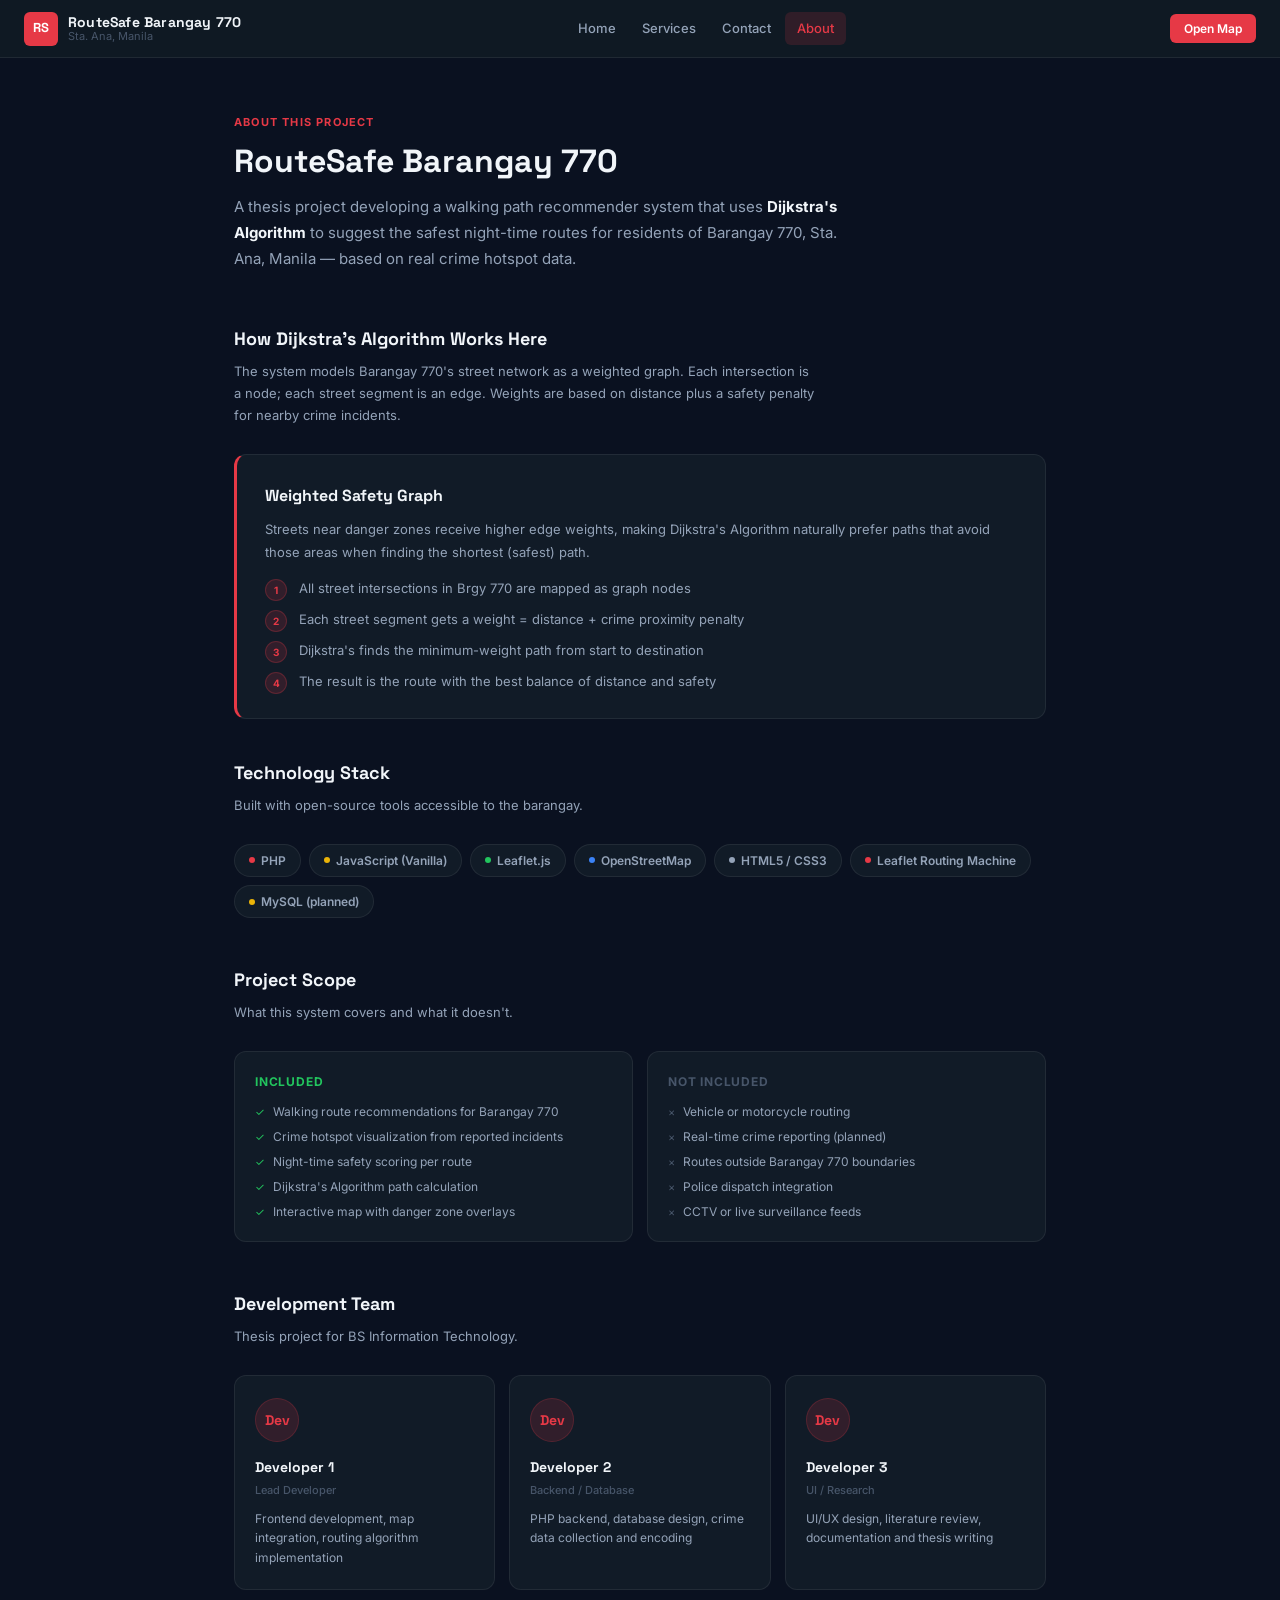
<file: about.html>
<!DOCTYPE html>
<html lang="en">
<head>
  <meta charset="UTF-8" />
  <meta name="viewport" content="width=device-width, initial-scale=1.0" />
  <title>About — RouteSafe Barangay 770</title>
  <link rel="stylesheet" href="navbar.css" />
  <style>
    .page-wrapper {
      max-width: 860px;
      margin: 0 auto;
      padding: 56px 24px 80px;
    }

    .page-eyebrow {
      font-size: 11px; font-weight: 700;
      letter-spacing: 1.2px; text-transform: uppercase;
      color: var(--rs-accent); margin-bottom: 10px;
    }

    .page-title {
      font-family: var(--rs-font-display);
      font-size: 32px; font-weight: 700;
      color: var(--rs-text-primary);
      line-height: 1.2; margin-bottom: 14px;
    }

    .page-lead {
      color: var(--rs-text-secondary);
      font-size: 15px; line-height: 1.75;
      max-width: 620px; margin-bottom: 52px;
    }

    /* ── Section titles ── */
    .section-heading {
      font-family: var(--rs-font-display);
      font-size: 18px; font-weight: 700;
      color: var(--rs-text-primary);
      margin-bottom: 6px;
    }
    .section-sub {
      color: var(--rs-text-secondary);
      font-size: 13px; line-height: 1.7;
      margin-bottom: 28px; max-width: 580px;
    }

    /* ── Algorithm card ── */
    .algo-card {
      background: var(--rs-bg-surface);
      border: 1px solid var(--rs-border);
      border-left: 3px solid var(--rs-accent);
      border-radius: var(--rs-radius-lg);
      padding: 28px 28px 24px;
      margin-bottom: 40px;
    }
    .algo-card h3 {
      font-family: var(--rs-font-display);
      font-size: 16px; font-weight: 700;
      color: var(--rs-text-primary); margin-bottom: 10px;
    }
    .algo-card p {
      color: var(--rs-text-secondary);
      font-size: 13px; line-height: 1.75; margin-bottom: 14px;
    }
    .algo-steps {
      display: flex; flex-direction: column; gap: 8px; margin-top: 4px;
    }
    .algo-step {
      display: flex; align-items: flex-start; gap: 12px;
      font-size: 13px; color: var(--rs-text-secondary);
    }
    .algo-step-num {
      width: 22px; height: 22px; border-radius: 50%;
      background: var(--rs-accent-glow);
      border: 1px solid rgba(230,57,70,0.25);
      color: var(--rs-accent);
      font-size: 10px; font-weight: 700;
      display: flex; align-items: center; justify-content: center;
      flex-shrink: 0; margin-top: 1px;
    }

    /* ── Team grid ── */
    .team-grid {
      display: grid;
      grid-template-columns: repeat(auto-fill, minmax(220px, 1fr));
      gap: 14px;
      margin-bottom: 48px;
    }
    .team-card {
      background: var(--rs-bg-surface);
      border: 1px solid var(--rs-border);
      border-radius: var(--rs-radius-lg);
      padding: 22px 20px;
      transition: border-color 0.15s;
    }
    .team-card:hover { border-color: var(--rs-border-hover); }
    .team-avatar {
      width: 44px; height: 44px;
      border-radius: 50%;
      background: var(--rs-accent-glow);
      border: 1px solid rgba(230,57,70,0.2);
      color: var(--rs-accent);
      font-family: var(--rs-font-display);
      font-size: 14px; font-weight: 700;
      display: flex; align-items: center; justify-content: center;
      margin-bottom: 14px;
    }
    .team-name {
      font-family: var(--rs-font-display);
      font-size: 14px; font-weight: 700;
      color: var(--rs-text-primary); margin-bottom: 3px;
    }
    .team-role {
      font-size: 11px; color: var(--rs-text-muted);
      font-weight: 500; margin-bottom: 10px;
    }
    .team-contrib {
      font-size: 12px; color: var(--rs-text-secondary);
      line-height: 1.6;
    }

    /* ── Tech stack ── */
    .tech-row {
      display: flex; flex-wrap: wrap; gap: 8px; margin-bottom: 48px;
    }
    .tech-pill {
      padding: 6px 14px;
      background: var(--rs-bg-surface);
      border: 1px solid var(--rs-border);
      border-radius: 20px;
      font-size: 12px; font-weight: 600;
      color: var(--rs-text-secondary);
      display: flex; align-items: center; gap: 6px;
    }
    .tech-dot {
      width: 6px; height: 6px; border-radius: 50%;
    }

    /* ── Scope table ── */
    .scope-grid {
      display: grid;
      grid-template-columns: 1fr 1fr;
      gap: 14px;
      margin-bottom: 48px;
    }
    @media (max-width: 560px) { .scope-grid { grid-template-columns: 1fr; } }

    .scope-box {
      background: var(--rs-bg-surface);
      border: 1px solid var(--rs-border);
      border-radius: var(--rs-radius-lg);
      padding: 20px;
    }
    .scope-box h4 {
      font-size: 12px; font-weight: 700;
      letter-spacing: 0.8px; text-transform: uppercase;
      margin-bottom: 12px;
    }
    .scope-box.incl h4 { color: var(--rs-accent-green); }
    .scope-box.excl h4 { color: var(--rs-text-muted); }
    .scope-list { list-style: none; display: flex; flex-direction: column; gap: 7px; }
    .scope-list li {
      font-size: 12px; color: var(--rs-text-secondary);
      display: flex; align-items: flex-start; gap: 8px; line-height: 1.5;
    }
    .scope-list li::before { flex-shrink: 0; margin-top: 1px; font-size: 11px; }
    .scope-box.incl .scope-list li::before { content: '✓'; color: var(--rs-accent-green); }
    .scope-box.excl .scope-list li::before { content: '×'; color: var(--rs-text-muted); }
  </style>
</head>
<body>

  <nav class="navbar">
    <div class="navbar-brand">
      <div class="navbar-logo">RS</div>
      <div class="navbar-header">
        <span class="navbar-title">RouteSafe Barangay 770</span>
        <span class="navbar-sub">Sta. Ana, Manila</span>
      </div>
    </div>
    <div class="navbar-links">
      <a href="home.html">Home</a>
      <a href="service.html">Services</a>
      <a href="contact.html">Contact</a>
      <a href="about.html" class="active">About</a>
    </div>
    <div class="navbar-actions">
      <button class="btn-report" onclick="window.location='index.php'">Open Map</button>
    </div>
  </nav>

  <div class="page-wrapper">

    <!-- Header -->
    <div class="page-eyebrow">About This Project</div>
    <h1 class="page-title">RouteSafe Barangay 770</h1>
    <p class="page-lead">
      A thesis project developing a walking path recommender system that uses 
      <strong style="color:var(--rs-text-primary);">Dijkstra's Algorithm</strong> to suggest 
      the safest night-time routes for residents of Barangay 770, Sta. Ana, Manila — 
      based on real crime hotspot data.
    </p>

    <!-- Algorithm -->
    <div class="section-heading">How Dijkstra's Algorithm Works Here</div>
    <p class="section-sub">
      The system models Barangay 770's street network as a weighted graph. 
      Each intersection is a node; each street segment is an edge. 
      Weights are based on distance plus a safety penalty for nearby crime incidents.
    </p>

    <div class="algo-card">
      <h3>Weighted Safety Graph</h3>
      <p>
        Streets near danger zones receive higher edge weights, making Dijkstra's Algorithm 
        naturally prefer paths that avoid those areas when finding the shortest (safest) path.
      </p>
      <div class="algo-steps">
        <div class="algo-step">
          <div class="algo-step-num">1</div>
          <span>All street intersections in Brgy 770 are mapped as graph nodes</span>
        </div>
        <div class="algo-step">
          <div class="algo-step-num">2</div>
          <span>Each street segment gets a weight = distance + crime proximity penalty</span>
        </div>
        <div class="algo-step">
          <div class="algo-step-num">3</div>
          <span>Dijkstra's finds the minimum-weight path from start to destination</span>
        </div>
        <div class="algo-step">
          <div class="algo-step-num">4</div>
          <span>The result is the route with the best balance of distance and safety</span>
        </div>
      </div>
    </div>

    <!-- Tech Stack -->
    <div class="section-heading">Technology Stack</div>
    <p class="section-sub">Built with open-source tools accessible to the barangay.</p>
    <div class="tech-row">
      <div class="tech-pill"><div class="tech-dot" style="background:#e63946;"></div>PHP</div>
      <div class="tech-pill"><div class="tech-dot" style="background:#eab308;"></div>JavaScript (Vanilla)</div>
      <div class="tech-pill"><div class="tech-dot" style="background:#22c55e;"></div>Leaflet.js</div>
      <div class="tech-pill"><div class="tech-dot" style="background:#3b82f6;"></div>OpenStreetMap</div>
      <div class="tech-pill"><div class="tech-dot" style="background:#94a3b8;"></div>HTML5 / CSS3</div>
      <div class="tech-pill"><div class="tech-dot" style="background:#e63946;"></div>Leaflet Routing Machine</div>
      <div class="tech-pill"><div class="tech-dot" style="background:#eab308;"></div>MySQL (planned)</div>
    </div>

    <!-- Scope -->
    <div class="section-heading">Project Scope</div>
    <p class="section-sub">What this system covers and what it doesn't.</p>
    <div class="scope-grid">
      <div class="scope-box incl">
        <h4>Included</h4>
        <ul class="scope-list">
          <li>Walking route recommendations for Barangay 770</li>
          <li>Crime hotspot visualization from reported incidents</li>
          <li>Night-time safety scoring per route</li>
          <li>Dijkstra's Algorithm path calculation</li>
          <li>Interactive map with danger zone overlays</li>
        </ul>
      </div>
      <div class="scope-box excl">
        <h4>Not Included</h4>
        <ul class="scope-list">
          <li>Vehicle or motorcycle routing</li>
          <li>Real-time crime reporting (planned)</li>
          <li>Routes outside Barangay 770 boundaries</li>
          <li>Police dispatch integration</li>
          <li>CCTV or live surveillance feeds</li>
        </ul>
      </div>
    </div>

    <!-- Team -->
    <div class="section-heading">Development Team</div>
    <p class="section-sub">Thesis project for BS Information Technology.</p>
    <div class="team-grid">
      <div class="team-card">
        <div class="team-avatar">Dev</div>
        <div class="team-name">Developer 1</div>
        <div class="team-role">Lead Developer</div>
        <div class="team-contrib">Frontend development, map integration, routing algorithm implementation</div>
      </div>
      <div class="team-card">
        <div class="team-avatar">Dev</div>
        <div class="team-name">Developer 2</div>
        <div class="team-role">Backend / Database</div>
        <div class="team-contrib">PHP backend, database design, crime data collection and encoding</div>
      </div>
      <div class="team-card">
        <div class="team-avatar">Dev</div>
        <div class="team-name">Developer 3</div>
        <div class="team-role">UI / Research</div>
        <div class="team-contrib">UI/UX design, literature review, documentation and thesis writing</div>
      </div>
    </div>

  </div>

</body>
</html>
</file>
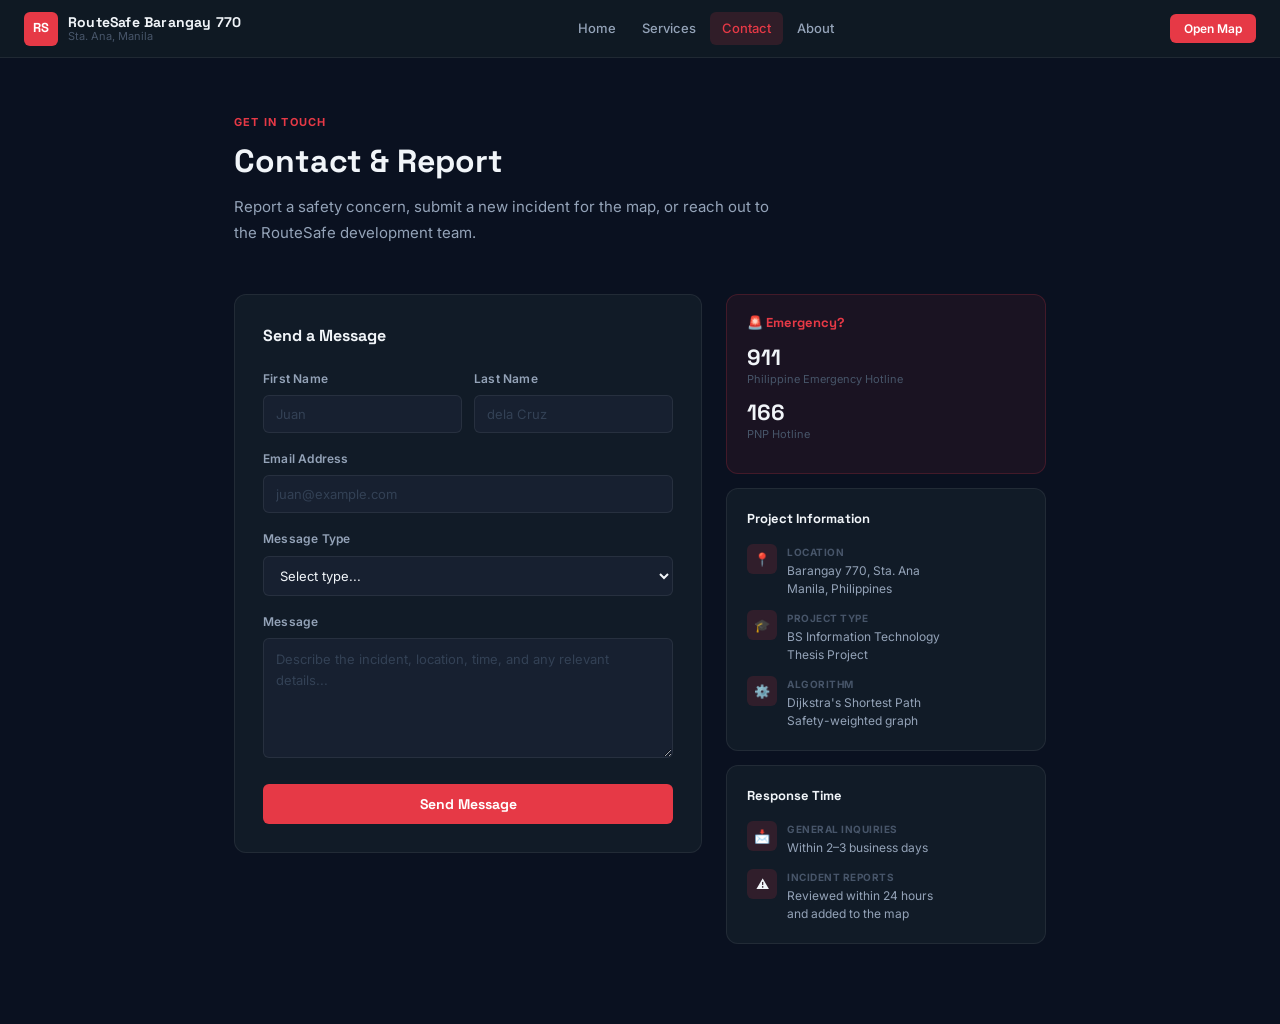
<file: contact.html>
<!DOCTYPE html>
<html lang="en">
<head>
  <meta charset="UTF-8" />
  <meta name="viewport" content="width=device-width, initial-scale=1.0" />
  <title>Contact — RouteSafe Barangay 770</title>
  <link rel="stylesheet" href="navbar.css" />
  <style>
    .page-wrapper {
      max-width: 860px;
      margin: 0 auto;
      padding: 56px 24px 80px;
    }

    .page-eyebrow {
      font-size: 11px; font-weight: 700;
      letter-spacing: 1.2px; text-transform: uppercase;
      color: var(--rs-accent); margin-bottom: 10px;
    }
    .page-title {
      font-family: var(--rs-font-display);
      font-size: 32px; font-weight: 700;
      color: var(--rs-text-primary);
      line-height: 1.2; margin-bottom: 14px;
    }
    .page-lead {
      color: var(--rs-text-secondary);
      font-size: 15px; line-height: 1.75;
      max-width: 540px; margin-bottom: 48px;
    }

    /* ── Layout ── */
    .contact-layout {
      display: grid;
      grid-template-columns: 1fr 320px;
      gap: 24px;
      align-items: start;
    }
    @media (max-width: 700px) {
      .contact-layout { grid-template-columns: 1fr; }
    }

    /* ── Form card ── */
    .form-card {
      background: var(--rs-bg-surface);
      border: 1px solid var(--rs-border);
      border-radius: var(--rs-radius-lg);
      padding: 28px;
    }
    .form-card h2 {
      font-family: var(--rs-font-display);
      font-size: 16px; font-weight: 700;
      color: var(--rs-text-primary); margin-bottom: 20px;
    }

    .form-group { margin-bottom: 16px; }

    .form-label {
      display: block;
      font-size: 12px; font-weight: 600;
      color: var(--rs-text-secondary);
      margin-bottom: 7px; letter-spacing: 0.2px;
    }

    .form-input,
    .form-select,
    .form-textarea {
      width: 100%;
      padding: 10px 12px;
      background: var(--rs-bg-raised);
      border: 1px solid var(--rs-border);
      border-radius: var(--rs-radius-sm);
      color: var(--rs-text-primary);
      font-family: var(--rs-font-body);
      font-size: 13px;
      outline: none;
      transition: border-color 0.15s;
    }
    .form-input::placeholder,
    .form-textarea::placeholder { color: var(--rs-text-dim); }
    .form-input:focus,
    .form-select:focus,
    .form-textarea:focus { border-color: var(--rs-accent); }

    .form-select option { background: var(--rs-bg-raised); }

    .form-textarea {
      resize: vertical;
      min-height: 120px;
      line-height: 1.6;
    }

    .form-row-2 {
      display: grid;
      grid-template-columns: 1fr 1fr;
      gap: 12px;
    }

    .btn-submit {
      width: 100%;
      padding: 11px;
      background: var(--rs-accent);
      color: white;
      border: none;
      border-radius: var(--rs-radius-sm);
      font-family: var(--rs-font-display);
      font-size: 14px; font-weight: 700;
      cursor: pointer;
      transition: background 0.15s, transform 0.1s;
      margin-top: 4px;
    }
    .btn-submit:hover { background: var(--rs-accent-hover); }
    .btn-submit:active { transform: scale(0.99); }

    .alert {
      padding: 9px 12px;
      border-radius: var(--rs-radius-sm);
      font-size: 12px; font-weight: 500;
      margin-bottom: 16px; display: none;
    }
    .alert-success { background: rgba(34,197,94,0.1); color: #22c55e; border: 1px solid rgba(34,197,94,0.2); }
    .alert.show { display: block; }

    /* ── Info sidebar ── */
    .info-sidebar { display: flex; flex-direction: column; gap: 14px; }

    .info-card {
      background: var(--rs-bg-surface);
      border: 1px solid var(--rs-border);
      border-radius: var(--rs-radius-lg);
      padding: 20px;
    }
    .info-card h3 {
      font-family: var(--rs-font-display);
      font-size: 13px; font-weight: 700;
      color: var(--rs-text-primary); margin-bottom: 14px;
    }

    .info-row {
      display: flex; align-items: flex-start;
      gap: 10px; margin-bottom: 12px;
    }
    .info-row:last-child { margin-bottom: 0; }

    .info-icon {
      width: 30px; height: 30px;
      border-radius: var(--rs-radius-sm);
      background: var(--rs-accent-glow);
      display: flex; align-items: center; justify-content: center;
      font-size: 13px; flex-shrink: 0;
    }
    .info-text-label {
      font-size: 10px; font-weight: 700;
      color: var(--rs-text-muted);
      text-transform: uppercase; letter-spacing: 0.5px;
      margin-bottom: 2px;
    }
    .info-text-val {
      font-size: 12px; color: var(--rs-text-secondary); line-height: 1.5;
    }

    /* Emergency card */
    .emergency-card {
      background: rgba(230,57,70,0.07);
      border: 1px solid rgba(230,57,70,0.2);
      border-radius: var(--rs-radius-lg);
      padding: 18px 20px;
    }
    .emergency-card h3 {
      font-family: var(--rs-font-display);
      font-size: 13px; font-weight: 700;
      color: var(--rs-accent); margin-bottom: 12px;
    }
    .emergency-num {
      font-family: var(--rs-font-display);
      font-size: 22px; font-weight: 700;
      color: var(--rs-text-primary); line-height: 1;
    }
    .emergency-label {
      font-size: 11px; color: var(--rs-text-muted);
      margin-top: 3px; margin-bottom: 12px;
    }
  </style>
</head>
<body>

  <nav class="navbar">
    <div class="navbar-brand">
      <div class="navbar-logo">RS</div>
      <div class="navbar-header">
        <span class="navbar-title">RouteSafe Barangay 770</span>
        <span class="navbar-sub">Sta. Ana, Manila</span>
      </div>
    </div>
    <div class="navbar-links">
      <a href="home.html">Home</a>
      <a href="service.html">Services</a>
      <a href="contact.html" class="active">Contact</a>
      <a href="about.html">About</a>
    </div>
    <div class="navbar-actions">
      <button class="btn-report" onclick="window.location='index.php'">Open Map</button>
    </div>
  </nav>

  <div class="page-wrapper">

    <div class="page-eyebrow">Get in Touch</div>
    <h1 class="page-title">Contact & Report</h1>
    <p class="page-lead">
      Report a safety concern, submit a new incident for the map, 
      or reach out to the RouteSafe development team.
    </p>

    <div class="contact-layout">

      <!-- FORM -->
      <div class="form-card">
        <h2>Send a Message</h2>

        <div class="alert alert-success" id="alert-ok">
          ✅ Message sent! We'll get back to you shortly.
        </div>

        <div class="form-row-2">
          <div class="form-group">
            <label class="form-label">First Name</label>
            <input class="form-input" id="f-fname" type="text" placeholder="Juan" />
          </div>
          <div class="form-group">
            <label class="form-label">Last Name</label>
            <input class="form-input" id="f-lname" type="text" placeholder="dela Cruz" />
          </div>
        </div>

        <div class="form-group">
          <label class="form-label">Email Address</label>
          <input class="form-input" id="f-email" type="email" placeholder="juan@example.com" />
        </div>

        <div class="form-group">
          <label class="form-label">Message Type</label>
          <select class="form-select" id="f-type">
            <option value="">Select type...</option>
            <option value="incident">Report a Crime Incident</option>
            <option value="zone">Report a Danger Zone</option>
            <option value="feedback">App Feedback</option>
            <option value="general">General Inquiry</option>
          </select>
        </div>

        <div class="form-group">
          <label class="form-label">Message</label>
          <textarea class="form-textarea" id="f-msg"
            placeholder="Describe the incident, location, time, and any relevant details..."></textarea>
        </div>

        <button class="btn-submit" onclick="handleSubmit()">Send Message</button>
      </div>

      <!-- SIDEBAR -->
      <div class="info-sidebar">

        <div class="emergency-card">
          <h3>🚨 Emergency?</h3>
          <div class="emergency-num">911</div>
          <div class="emergency-label">Philippine Emergency Hotline</div>
          <div class="emergency-num">166</div>
          <div class="emergency-label">PNP Hotline</div>
        </div>

        <div class="info-card">
          <h3>Project Information</h3>
          <div class="info-row">
            <div class="info-icon">📍</div>
            <div>
              <div class="info-text-label">Location</div>
              <div class="info-text-val">Barangay 770, Sta. Ana<br>Manila, Philippines</div>
            </div>
          </div>
          <div class="info-row">
            <div class="info-icon">🎓</div>
            <div>
              <div class="info-text-label">Project Type</div>
              <div class="info-text-val">BS Information Technology<br>Thesis Project</div>
            </div>
          </div>
          <div class="info-row">
            <div class="info-icon">⚙️</div>
            <div>
              <div class="info-text-label">Algorithm</div>
              <div class="info-text-val">Dijkstra's Shortest Path<br>Safety-weighted graph</div>
            </div>
          </div>
        </div>

        <div class="info-card">
          <h3>Response Time</h3>
          <div class="info-row">
            <div class="info-icon">📩</div>
            <div>
              <div class="info-text-label">General Inquiries</div>
              <div class="info-text-val">Within 2–3 business days</div>
            </div>
          </div>
          <div class="info-row">
            <div class="info-icon">⚠️</div>
            <div>
              <div class="info-text-label">Incident Reports</div>
              <div class="info-text-val">Reviewed within 24 hours<br>and added to the map</div>
            </div>
          </div>
        </div>

      </div>
    </div>
  </div>

  <script>
    function handleSubmit() {
      const fname = document.getElementById('f-fname').value.trim();
      const email = document.getElementById('f-email').value.trim();
      const msg   = document.getElementById('f-msg').value.trim();

      if (!fname || !email || !msg) {
        alert('Please fill in your name, email, and message.');
        return;
      }

      // Show success (connect to PHP mailer / database for production)
      const alert = document.getElementById('alert-ok');
      alert.classList.add('show');
      setTimeout(() => alert.classList.remove('show'), 5000);

      // Clear form
      ['f-fname','f-lname','f-email','f-type','f-msg'].forEach(id => {
        const el = document.getElementById(id);
        el.value = '';
      });
    }
  </script>

</body>
</html>
</file>
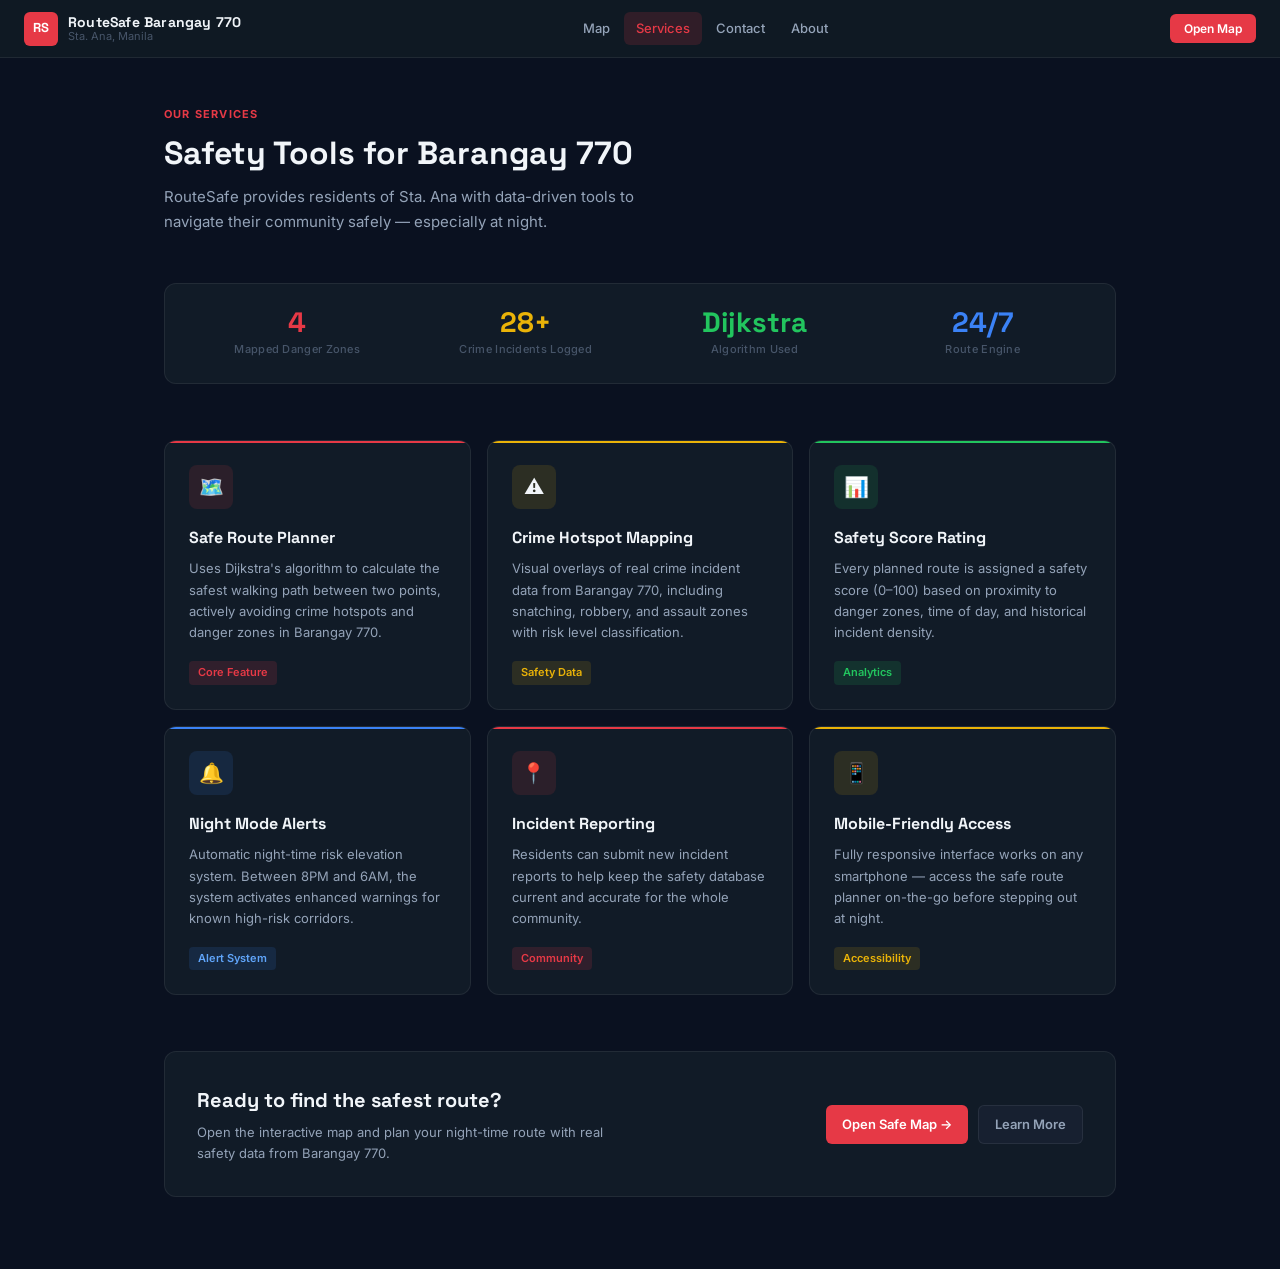
<file: Service.html>
<!DOCTYPE html>
<html lang="en">
<head>
  <meta charset="UTF-8">
  <meta name="viewport" content="width=device-width, initial-scale=1.0">
  <title>Services — RouteSafe Barangay 770</title>
  <link rel="stylesheet" href="navbar.css">
  <style>
    /* ── Page layout ── */
    .page-wrapper {
      min-height: calc(100vh - 58px);
      padding: 48px 24px 72px;
      max-width: 1000px;
      margin: 0 auto;
    }

    /* ── Page header ── */
    .page-header {
      margin-bottom: 48px;
    }
    .page-eyebrow {
      font-size: 11px;
      font-weight: 700;
      letter-spacing: 1.2px;
      text-transform: uppercase;
      color: var(--rs-accent);
      margin-bottom: 10px;
    }
    .page-title {
      font-family: var(--rs-font-display);
      font-size: 32px;
      font-weight: 700;
      color: var(--rs-text-primary);
      line-height: 1.2;
      margin-bottom: 12px;
    }
    .page-desc {
      color: var(--rs-text-secondary);
      font-size: 15px;
      max-width: 520px;
      line-height: 1.7;
    }

    /* ── Service cards grid ── */
    .services-grid {
      display: grid;
      grid-template-columns: repeat(auto-fill, minmax(280px, 1fr));
      gap: 16px;
      margin-bottom: 56px;
    }

    .service-card {
      background: var(--rs-bg-surface);
      border: 1px solid var(--rs-border);
      border-radius: var(--rs-radius-lg);
      padding: 24px;
      transition: border-color 0.15s, background 0.15s;
      position: relative;
      overflow: hidden;
    }
    .service-card:hover {
      border-color: var(--rs-border-hover);
      background: var(--rs-bg-raised);
    }
    .service-card::before {
      content: '';
      position: absolute;
      top: 0; left: 0; right: 0;
      height: 2px;
      border-radius: var(--rs-radius-lg) var(--rs-radius-lg) 0 0;
    }
    .service-card.card-red::before    { background: var(--rs-accent); }
    .service-card.card-amber::before  { background: var(--rs-accent-amber); }
    .service-card.card-green::before  { background: var(--rs-accent-green); }
    .service-card.card-blue::before   { background: var(--rs-accent-blue); }

    .service-icon {
      width: 44px;
      height: 44px;
      border-radius: var(--rs-radius-md);
      display: flex;
      align-items: center;
      justify-content: center;
      font-size: 20px;
      margin-bottom: 16px;
    }
    .icon-red   { background: rgba(230,57,70,0.12); }
    .icon-amber { background: rgba(234,179,8,0.12); }
    .icon-green { background: rgba(34,197,94,0.12); }
    .icon-blue  { background: rgba(59,130,246,0.12); }

    .service-title {
      font-family: var(--rs-font-display);
      font-size: 16px;
      font-weight: 700;
      color: var(--rs-text-primary);
      margin-bottom: 8px;
    }
    .service-desc {
      color: var(--rs-text-secondary);
      font-size: 13px;
      line-height: 1.65;
      margin-bottom: 16px;
    }
    .service-tag {
      display: inline-flex;
      align-items: center;
      gap: 4px;
      font-size: 11px;
      font-weight: 600;
      padding: 3px 9px;
      border-radius: 4px;
    }

    /* ── Stats row ── */
    .stats-row {
      display: grid;
      grid-template-columns: repeat(auto-fill, minmax(180px, 1fr));
      gap: 12px;
      margin-bottom: 56px;
      padding: 24px;
      background: var(--rs-bg-surface);
      border: 1px solid var(--rs-border);
      border-radius: var(--rs-radius-lg);
    }
    .stat-item { text-align: center; }
    .stat-val {
      font-family: var(--rs-font-display);
      font-size: 28px;
      font-weight: 700;
      color: var(--rs-text-primary);
      line-height: 1;
    }
    .stat-label {
      color: var(--rs-text-muted);
      font-size: 11px;
      margin-top: 5px;
      font-weight: 500;
      letter-spacing: 0.3px;
    }

    /* ── CTA block ── */
    .cta-block {
      background: var(--rs-bg-surface);
      border: 1px solid var(--rs-border);
      border-radius: var(--rs-radius-lg);
      padding: 32px;
      display: flex;
      align-items: center;
      justify-content: space-between;
      gap: 24px;
      flex-wrap: wrap;
    }
    .cta-block h2 {
      font-family: var(--rs-font-display);
      font-size: 20px;
      font-weight: 700;
      color: var(--rs-text-primary);
      margin-bottom: 6px;
    }
    .cta-block p {
      color: var(--rs-text-secondary);
      font-size: 13px;
      max-width: 420px;
    }
    .cta-actions { display: flex; gap: 10px; flex-wrap: wrap; }
  </style>
</head>
<body>

  <!-- NAVBAR -->
  <nav class="navbar">
    <div class="navbar-brand">
      <div class="navbar-logo">RS</div>
      <div class="navbar-header">
        <span class="navbar-title">RouteSafe Barangay 770</span>
        <span class="navbar-sub">Sta. Ana, Manila</span>
      </div>
    </div>
    <div class="navbar-links">
      <a href="map.php">Map</a>
      <a href="service.html" class="active">Services</a>
      <a href="contact.html">Contact</a>
      <a href="about.html">About</a>
    </div>
    <div class="navbar-actions">
      <button class="btn-report" onclick="window.location='index.php'">Open Map</button>
    </div>
  </nav>

  <!-- CONTENT -->
  <div class="page-wrapper">

    <!-- Header -->
    <div class="page-header">
      <div class="page-eyebrow">Our Services</div>
      <h1 class="page-title">Safety Tools for Barangay 770</h1>
      <p class="page-desc">
        RouteSafe provides residents of Sta. Ana with data-driven tools to navigate 
        their community safely — especially at night.
      </p>
    </div>

    <!-- Stats -->
    <div class="stats-row">
      <div class="stat-item">
        <div class="stat-val" style="color:var(--rs-accent);">4</div>
        <div class="stat-label">Mapped Danger Zones</div>
      </div>
      <div class="stat-item">
        <div class="stat-val" style="color:var(--rs-accent-amber);">28+</div>
        <div class="stat-label">Crime Incidents Logged</div>
      </div>
      <div class="stat-item">
        <div class="stat-val" style="color:var(--rs-accent-green);">Dijkstra</div>
        <div class="stat-label">Algorithm Used</div>
      </div>
      <div class="stat-item">
        <div class="stat-val" style="color:var(--rs-accent-blue);">24/7</div>
        <div class="stat-label">Route Engine</div>
      </div>
    </div>

    <!-- Service cards -->
    <div class="services-grid">

      <div class="service-card card-red">
        <div class="service-icon icon-red">🗺️</div>
        <div class="service-title">Safe Route Planner</div>
        <p class="service-desc">
          Uses Dijkstra's algorithm to calculate the safest walking path between two points, 
          actively avoiding crime hotspots and danger zones in Barangay 770.
        </p>
        <span class="service-tag badge-red">Core Feature</span>
      </div>

      <div class="service-card card-amber">
        <div class="service-icon icon-amber">⚠️</div>
        <div class="service-title">Crime Hotspot Mapping</div>
        <p class="service-desc">
          Visual overlays of real crime incident data from Barangay 770, including snatching, 
          robbery, and assault zones with risk level classification.
        </p>
        <span class="service-tag badge-amber">Safety Data</span>
      </div>

      <div class="service-card card-green">
        <div class="service-icon icon-green">📊</div>
        <div class="service-title">Safety Score Rating</div>
        <p class="service-desc">
          Every planned route is assigned a safety score (0–100) based on proximity to 
          danger zones, time of day, and historical incident density.
        </p>
        <span class="service-tag badge-green">Analytics</span>
      </div>

      <div class="service-card card-blue">
        <div class="service-icon icon-blue">🔔</div>
        <div class="service-title">Night Mode Alerts</div>
        <p class="service-desc">
          Automatic night-time risk elevation system. Between 8PM and 6AM, 
          the system activates enhanced warnings for known high-risk corridors.
        </p>
        <span class="service-tag badge-blue">Alert System</span>
      </div>

      <div class="service-card card-red">
        <div class="service-icon icon-red">📍</div>
        <div class="service-title">Incident Reporting</div>
        <p class="service-desc">
          Residents can submit new incident reports to help keep the safety database 
          current and accurate for the whole community.
        </p>
        <span class="service-tag badge-red">Community</span>
      </div>

      <div class="service-card card-amber">
        <div class="service-icon icon-amber">📱</div>
        <div class="service-title">Mobile-Friendly Access</div>
        <p class="service-desc">
          Fully responsive interface works on any smartphone — access the safe route 
          planner on-the-go before stepping out at night.
        </p>
        <span class="service-tag badge-amber">Accessibility</span>
      </div>

    </div>

    <!-- CTA -->
    <div class="cta-block">
      <div>
        <h2>Ready to find the safest route?</h2>
        <p>Open the interactive map and plan your night-time route with real safety data from Barangay 770.</p>
      </div>
      <div class="cta-actions">
        <a href="index.php" class="btn btn-primary">Open Safe Map →</a>
        <a href="about.html" class="btn btn-secondary">Learn More</a>
      </div>
    </div>

  </div>

</body>
</html>
</file>
<file: navbar.css>
/* ─────────────────────────────────────────────
   RouteSafe Barangay 770 — Design System
   navbar.css  (global styles + navbar)
───────────────────────────────────────────── */

@import url('https://fonts.googleapis.com/css2?family=Inter:wght@400;500;600;700&family=Space+Grotesk:wght@500;700&display=swap');

/* ── CSS Variables ── */
:root {
  --rs-bg-base:       #0a1120;
  --rs-bg-nav:        #0f1923;
  --rs-bg-surface:    #111b27;
  --rs-bg-raised:     #172030;
  --rs-bg-hover:      rgba(255,255,255,0.05);

  --rs-border:        rgba(255,255,255,0.07);
  --rs-border-hover:  rgba(255,255,255,0.12);

  --rs-accent:        #e63946;
  --rs-accent-hover:  #c1121f;
  --rs-accent-glow:   rgba(230,57,70,0.15);
  --rs-accent-amber:  #eab308;
  --rs-accent-green:  #22c55e;
  --rs-accent-blue:   #3b82f6;

  --rs-text-primary:   #f1f5f9;
  --rs-text-secondary: #94a3b8;
  --rs-text-muted:     #475569;
  --rs-text-dim:       #334155;

  --rs-radius-sm: 6px;
  --rs-radius-md: 8px;
  --rs-radius-lg: 12px;

  --rs-font-display: 'Space Grotesk', sans-serif;
  --rs-font-body:    'Inter', sans-serif;

  --rs-shadow-sm: 0 1px 3px rgba(0,0,0,0.4);
  --rs-shadow-md: 0 4px 12px rgba(0,0,0,0.5);
}

/* ── Reset & Base ── */
*, *::before, *::after {
  box-sizing: border-box;
  margin: 0;
  padding: 0;
}

html, body {
  height: 100%;
}

body {
  font-family: var(--rs-font-body);
  background-color: var(--rs-bg-base);
  color: var(--rs-text-primary);
  font-size: 14px;
  line-height: 1.6;
  -webkit-font-smoothing: antialiased;
}

a {
  text-decoration: none;
  color: inherit;
}

/* ─────────────────────────────────────────────
   NAVBAR
───────────────────────────────────────────── */
.navbar {
  display: flex;
  align-items: center;
  justify-content: space-between;
  height: 58px;
  padding: 0 24px;
  background: var(--rs-bg-nav);
  border-bottom: 1px solid var(--rs-border);
  position: sticky;
  top: 0;
  z-index: 1000;
  gap: 16px;
}

/* Brand */
.navbar-brand {
  display: flex;
  align-items: center;
  gap: 10px;
  flex-shrink: 0;
}

.navbar-logo {
  width: 34px;
  height: 34px;
  border-radius: var(--rs-radius-sm);
  background: var(--rs-accent);
  display: flex;
  align-items: center;
  justify-content: center;
  font-family: var(--rs-font-display);
  font-size: 13px;
  font-weight: 700;
  color: white;
  letter-spacing: -0.3px;
  flex-shrink: 0;
}

.navbar-header {
  display: flex;
  flex-direction: column;
}

.navbar-title {
  font-family: var(--rs-font-display);
  font-size: 14px;
  font-weight: 700;
  color: var(--rs-text-primary);
  letter-spacing: 0.2px;
  line-height: 1.2;
}

.navbar-sub {
  font-size: 11px;
  color: var(--rs-text-muted);
  line-height: 1.2;
}

/* Nav links */
.navbar-links {
  display: flex;
  align-items: center;
  gap: 2px;
}

.navbar-links a {
  color: var(--rs-text-secondary);
  font-size: 13px;
  font-weight: 500;
  padding: 6px 12px;
  border-radius: var(--rs-radius-sm);
  transition: color 0.15s, background 0.15s;
  white-space: nowrap;
}

.navbar-links a:hover {
  color: var(--rs-text-primary);
  background: var(--rs-bg-hover);
}

.navbar-links a.active {
  color: var(--rs-accent);
  background: var(--rs-accent-glow);
}

/* Nav actions */
.navbar-actions {
  display: flex;
  align-items: center;
  gap: 10px;
  flex-shrink: 0;
}

.btn-report {
  display: inline-flex;
  align-items: center;
  gap: 6px;
  background: var(--rs-accent);
  color: white;
  border: none;
  border-radius: var(--rs-radius-sm);
  padding: 7px 14px;
  font-family: var(--rs-font-body);
  font-size: 12px;
  font-weight: 600;
  cursor: pointer;
  transition: background 0.15s;
  white-space: nowrap;
}

.btn-report:hover { background: var(--rs-accent-hover); }

/* ─────────────────────────────────────────────
   INFO / STATUS BANNER
───────────────────────────────────────────── */
.info-banner {
  display: flex;
  align-items: center;
  justify-content: space-between;
  padding: 7px 24px;
  background: var(--rs-bg-nav);
  border-bottom: 1px solid var(--rs-border);
  gap: 12px;
  flex-wrap: wrap;
}

.banner-left {
  display: flex;
  align-items: center;
  gap: 8px;
  color: var(--rs-text-secondary);
  font-size: 12px;
}

.banner-pulse {
  width: 8px;
  height: 8px;
  border-radius: 50%;
  background: var(--rs-accent);
  flex-shrink: 0;
  animation: rs-pulse 2s ease-in-out infinite;
}

@keyframes rs-pulse {
  0%, 100% { opacity: 1; transform: scale(1); }
  50%       { opacity: 0.55; transform: scale(1.25); }
}

.banner-tags {
  display: flex;
  gap: 6px;
  flex-wrap: wrap;
}

/* ─────────────────────────────────────────────
   BADGES / TAGS
───────────────────────────────────────────── */
.badge {
  display: inline-flex;
  align-items: center;
  gap: 4px;
  padding: 3px 8px;
  border-radius: 4px;
  font-size: 11px;
  font-weight: 600;
  white-space: nowrap;
}

.badge-red    { background: rgba(230,57,70,0.14);  color: #e63946; }
.badge-amber  { background: rgba(234,179,8,0.12);  color: #eab308; }
.badge-green  { background: rgba(34,197,94,0.13);  color: #22c55e; }
.badge-blue   { background: rgba(59,130,246,0.13); color: #60a5fa; }
.badge-muted  { background: rgba(255,255,255,0.06); color: var(--rs-text-secondary); }

/* ─────────────────────────────────────────────
   INFO BOX (inline map alert)
───────────────────────────────────────────── */
#info {
  position: absolute;
  top: 70px;
  left: 50%;
  transform: translateX(-50%);
  z-index: 500;
  background: var(--rs-bg-nav);
  border: 1px solid var(--rs-border);
  color: var(--rs-text-secondary);
  padding: 9px 18px;
  border-radius: var(--rs-radius-lg);
  font-size: 12px;
  font-weight: 500;
  text-align: center;
  white-space: nowrap;
  box-shadow: var(--rs-shadow-md);
  pointer-events: none;
}

/* ─────────────────────────────────────────────
   MAP
───────────────────────────────────────────── */
#map {
  width: 100%;
  height: calc(100vh - 58px);
  background: #1a2535;
}

/* ─────────────────────────────────────────────
   DANGER ZONE POLYGONS
───────────────────────────────────────────── */
.danger-zone {
  fill: rgba(230, 57, 70, 0.15);
  stroke: rgba(230, 57, 70, 0.6);
  stroke-width: 2;
  transition: fill 0.15s;
}

.danger-zone:hover {
  fill: rgba(230, 57, 70, 0.28);
}

/* ─────────────────────────────────────────────
   CRIME MARKERS
───────────────────────────────────────────── */
.crime-marker {
  font-size: 16px;
}

/* ─────────────────────────────────────────────
   LEAFLET ROUTING PANEL OVERRIDE
───────────────────────────────────────────── */
.leaflet-routing-container {
  background: var(--rs-bg-surface) !important;
  border: 1px solid var(--rs-border) !important;
  border-radius: var(--rs-radius-lg) !important;
  box-shadow: var(--rs-shadow-md) !important;
  color: var(--rs-text-primary) !important;
  font-family: var(--rs-font-body) !important;
  font-size: 12px !important;
  max-width: 300px !important;
}

.leaflet-routing-alt h2,
.leaflet-routing-alt h3 {
  color: var(--rs-text-primary) !important;
  font-family: var(--rs-font-display) !important;
  font-size: 13px !important;
}

.leaflet-routing-alt td {
  color: var(--rs-text-secondary) !important;
  border-bottom: 1px solid var(--rs-border) !important;
}

/* ─────────────────────────────────────────────
   LEGEND
───────────────────────────────────────────── */
.legend {
  background: var(--rs-bg-surface);
  border: 1px solid var(--rs-border);
  border-radius: var(--rs-radius-lg);
  padding: 12px 14px;
  box-shadow: var(--rs-shadow-md);
  font-family: var(--rs-font-body);
  min-width: 160px;
}

.legend b {
  display: block;
  color: var(--rs-text-muted);
  font-size: 10px;
  font-weight: 700;
  letter-spacing: 0.8px;
  text-transform: uppercase;
  margin-bottom: 10px;
}

.legend-item {
  display: flex;
  align-items: center;
  gap: 8px;
  margin: 6px 0;
  color: var(--rs-text-secondary);
  font-size: 11px;
}

.legend-color {
  width: 14px;
  height: 14px;
  border-radius: 3px;
  flex-shrink: 0;
  border: 1px solid rgba(255,255,255,0.1);
}

/* ─────────────────────────────────────────────
   MARKER ICONS
───────────────────────────────────────────── */
.start-icon,
.end-icon {
  display: flex;
  flex-direction: column;
  align-items: center;
  font-size: 10px;
  font-weight: 700;
  color: white;
  text-shadow: 0 1px 2px rgba(0,0,0,0.8);
  line-height: 1.2;
}

/* ─────────────────────────────────────────────
   ZONE SEVERITY ZONES (home.html colored divs)
───────────────────────────────────────────── */
.zone {
  padding: 14px 18px;
  margin: 8px 16px;
  border-radius: var(--rs-radius-md);
  font-size: 13px;
  font-weight: 600;
  display: flex;
  align-items: center;
  gap: 8px;
}

.safe    { background: rgba(34,197,94,0.15);  color: #22c55e;  border: 1px solid rgba(34,197,94,0.25); }
.warning { background: rgba(234,179,8,0.13);  color: #eab308;  border: 1px solid rgba(234,179,8,0.25); }
.danger  { background: rgba(230,57,70,0.14);  color: #e63946;  border: 1px solid rgba(230,57,70,0.25); }

/* ─────────────────────────────────────────────
   UTILITY BUTTONS
───────────────────────────────────────────── */
.btn {
  display: inline-flex;
  align-items: center;
  gap: 6px;
  border: none;
  border-radius: var(--rs-radius-sm);
  font-family: var(--rs-font-body);
  font-size: 13px;
  font-weight: 600;
  cursor: pointer;
  transition: background 0.15s, transform 0.1s;
  padding: 8px 16px;
}
.btn:active { transform: scale(0.98); }

.btn-primary  { background: var(--rs-accent); color: white; }
.btn-primary:hover { background: var(--rs-accent-hover); }

.btn-secondary {
  background: var(--rs-bg-raised);
  color: var(--rs-text-secondary);
  border: 1px solid var(--rs-border);
}
.btn-secondary:hover {
  background: var(--rs-bg-hover);
  color: var(--rs-text-primary);
}

/* ─────────────────────────────────────────────
   SEARCH CONTAINER
───────────────────────────────────────────── */
#search-container {
  display: flex;
  gap: 8px;
  flex-wrap: wrap;
  padding: 10px 16px;
  background: var(--rs-bg-nav);
  border-bottom: 1px solid var(--rs-border);
}

#search-input {
  flex: 1;
  min-width: 180px;
  padding: 9px 12px;
  font-size: 13px;
  font-family: var(--rs-font-body);
  background: var(--rs-bg-raised);
  border: 1px solid var(--rs-border);
  border-radius: var(--rs-radius-sm);
  color: var(--rs-text-primary);
  outline: none;
  transition: border-color 0.15s;
}

#search-input::placeholder { color: var(--rs-text-muted); }
#search-input:focus { border-color: var(--rs-accent); }

#route-btn    { background: var(--rs-accent); color: white; }
#route-btn:hover { background: var(--rs-accent-hover); }

#geolocate-btn { background: var(--rs-bg-raised); color: var(--rs-accent-green); border: 1px solid var(--rs-border); }
#geolocate-btn:hover { background: rgba(34,197,94,0.1); }

#route-btn, #geolocate-btn {
  padding: 9px 16px;
  font-size: 13px;
  font-family: var(--rs-font-body);
  font-weight: 600;
  border-radius: var(--rs-radius-sm);
  cursor: pointer;
  transition: background 0.15s;
  border: none;
}

/* ─────────────────────────────────────────────
   RESPONSIVE
───────────────────────────────────────────── */
@media (max-width: 640px) {
  .navbar {
    padding: 0 14px;
    height: 52px;
  }
  .navbar-sub,
  .navbar-actions { display: none; }
  .navbar-links a { padding: 5px 8px; font-size: 12px; }
  #map { height: calc(100vh - 52px); }
  .info-banner { display: none; }
}
</file>
